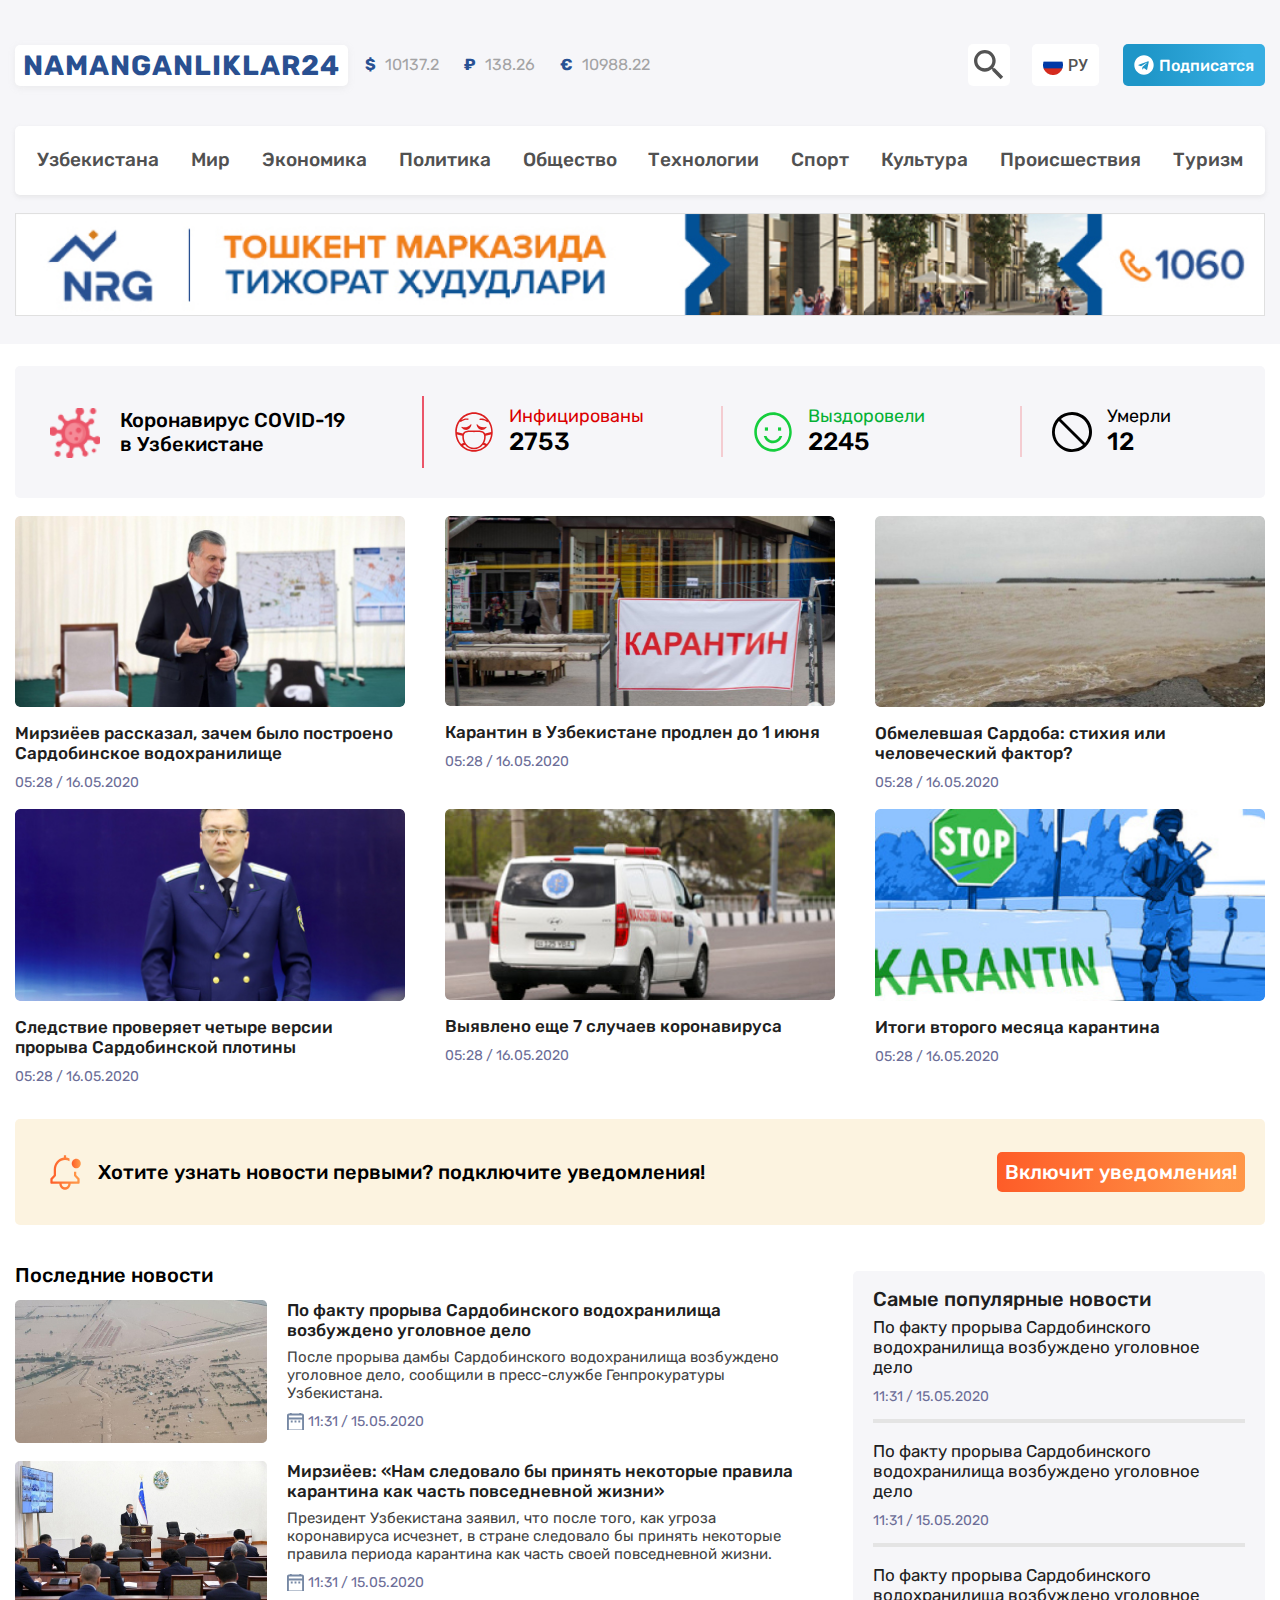
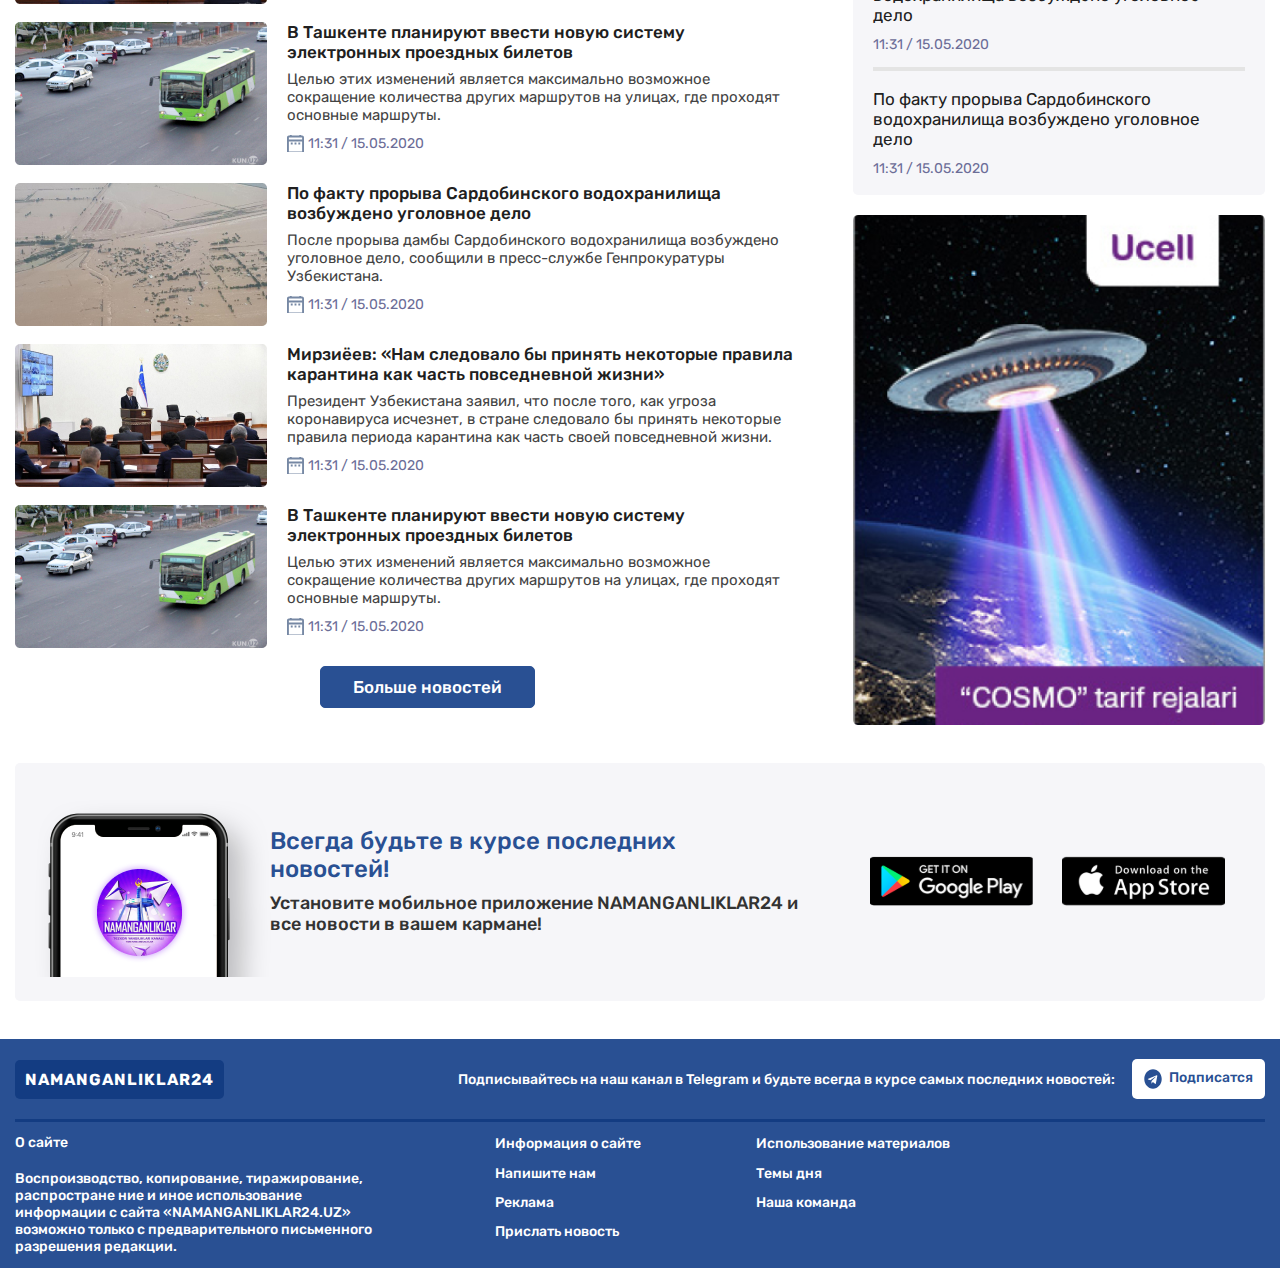
<file: index.html>
<!DOCTYPE html>
<html lang="en">
<head>
    <meta charset="UTF-8">
    <meta name="viewport" content="width=device-width, initial-scale=1.0">
    <title>Namanganliklar 24</title>
    <link rel="stylesheet" href="styles/normalize.css">
    <link rel="stylesheet" href="styles/styles.css">
    <link rel="preconnect" href="https://fonts.gstatic.com">
    <link href="https://fonts.googleapis.com/css2?family=Roboto:wght@500&family=Rubik:wght@400;500;700&display=swap" rel="stylesheet">
</head>
<body>
    <header class="site-header">
        <div class="container">
            <div class="top-header">
                <a class="site-logo" href="index.html">Namanganliklar24</a>
                <div class="currencies">
                    <div class="currency">
                        <span>$</span>
                        <span>10137.2</span>
                    </div>
                    <div class="currency">
                        <span>₽</span>
                        <span>138.26</span>
                    </div>
                    <div class="currency">
                        <span>€</span>
                        <span>10988.22</span>
                    </div>
                </div>
                <form action="#" method="GET" class="search">
                    <input class="magnifier" type="search">
                </form>
                <div class="languages">
                    <img src="img/ru.png" alt="russian">
                    <p>РУ</p>
                    <ul class="languages-list">
                        <li class="languages-item">
                            <img src="img/uz.png" alt="uzbek-flag">
                            <p>UZ</p>
                        </li>
                        <li class="languages-item">
                            <img src="img/en.png" alt="english-flag" width="20px">
                            <p>EN</p>
                        </li>
                    </ul>
                </div>
                <a href="#" class="join-telegram">
                    <img src="img/telegram.svg" alt="telegram-icon">
                    <p>Подписатся</p>
                </a>
            </div>
            <nav class="sitenav">
                <ul class="sitenav-list">                                        
                    <li class="sitenav-item"><a href="article.html" class="sitenav-link">Узбекистана</a></li>
                    <li class="sitenav-item"><a href="#" class="sitenav-link">Мир</a></li>
                    <li class="sitenav-item"><a href="#" class="sitenav-link">Экономика</a></li>
                    <li class="sitenav-item"><a href="list.html" class="sitenav-link">Политика</a></li>
                    <li class="sitenav-item"><a href="contact.html" class="sitenav-link">Общество</a></li>
                    <li class="sitenav-item"><a href="#" class="sitenav-link">Технологии</a></li>
                    <li class="sitenav-item"><a href="#" class="sitenav-link">Спорт</a></li>
                    <li class="sitenav-item"><a href="#" class="sitenav-link">Культура</a></li>
                    <li class="sitenav-item"><a href="#" class="sitenav-link">Происшествия</a></li>
                    <li class="sitenav-item"><a href="#" class="sitenav-link">Туризм</a></li>
                </ul>
            </nav>
            <aside class="advert">
                <img src="img/advert.jpg" alt="advert">
            </aside>
        </div>
    </header>

    <div class="container">
        <main class="site-main">
            <section class="coronavirus">
                <ul class="coronavirus-list">
                    <li class="coronavirus-item">
                        <p>Коронавирус COVID-19 в Узбекистане</p>
                    </li>
                    <li class="coronavirus-item">
                        <p>
                            <span>Инфицированы</span>
                            <span>2753</span>
                        </p>
                    </li>
                    <li class="coronavirus-item">
                        <p>
                            <span>Выздоровели</span>
                            <span>2245</span>
                        </p>
                    </li>
                    <li class="coronavirus-item">
                        <p>
                            <span>Умерли</span>
                            <span>12</span>
                        </p>
                    </li>
                </ul>
            </section>
            <section class="news">
                <ul class="news-list">
                    <li class="news-item">
                        <a href="#" class="news-link">
                            <img src="img/news1.jpg" alt="news-picture">
                            <p>Мирзиёев рассказал, зачем было построено Сардобинское водохранилище</p>
                            <time>05:28 / 16.05.2020</time>
                        </a>
                    </li>
                    <li class="news-item">
                        <a href="#" class="news-link">
                            <img src="img/news2.jpg" alt="news-picture">
                            <p>Карантин в Узбекистане продлен до 1 июня</p>
                            <time>05:28 / 16.05.2020</time>
                        </a>
                    </li>
                    <li class="news-item">
                        <a href="#" class="news-link">
                            <img src="img/news3.jpg" alt="news-picture">
                            <p>Обмелевшая Сардоба: стихия или человеческий фактор?</p>
                            <time>05:28 / 16.05.2020</time>
                        </a>
                    </li>
                    <li class="news-item">
                        <a href="#" class="news-link">
                            <img src="img/news4.jpg" alt="news-picture">
                            <p>Следствие проверяет четыре версии прорыва Сардобинской плотины</p>
                            <time>05:28 / 16.05.2020</time>
                        </a>
                    </li>
                    <li class="news-item">
                        <a href="#" class="news-link">
                            <img src="img/news5.jpg" alt="news-picture">
                            <p>Выявлено еще 7 случаев коронавируса</p>
                            <time>05:28 / 16.05.2020</time>
                        </a>
                    </li>
                    <li class="news-item">
                        <a href="#" class="news-link">
                            <img src="img/news6.jpg" alt="news-picture">
                            <p>Итоги второго месяца карантина</p>
                            <time>05:28 / 16.05.2020</time>
                        </a>
                    </li>
                </ul>
            </section>
            <section class="notification-wrapper">
                <p class="notification-content">Хотите узнать новости первыми? подключите уведомления!</p>
                <button class="notification-btn">Включит  уведомления!</button>
            </section>
            <section class="main-news">
                <div class="left-side">
                    <h2 class="left-side-header">Последние новости</h2>
                    <ul class="main-news-list">
                        <li class="main-news-item">
                            <a href="#" class="main-news-link">
                                <img src="img/news-picture-1.jpg" alt="news-picture" width="252px" height="143px">
                                <div class="news-content">
                                    <h3>По факту прорыва Сардобинского водохранилища возбуждено уголовное дело</h3>
                                    <p>После прорыва дамбы Сардобинского водохранилища возбуждено уголовное дело, сообщили в пресс-службе Генпрокуратуры Узбекистана.</p>
                                    <time>11:31 / 15.05.2020</time>
                                </div>
                            </a>
                        </li>
                        <li class="main-news-item">
                            <a href="#" class="main-news-link">
                                <img src="img/news-picture-2.jpg" alt="news-picture" width="252px" height="143px">
                                <div class="news-content">
                                    <h3>Мирзиёев: «Нам следовало бы принять некоторые правила карантина как часть повседневной жизни»</h3>
                                    <p>Президент Узбекистана заявил, что после того, как угроза коронавируса исчезнет, в стране следовало бы принять некоторые правила периода карантина как часть своей повседневной жизни.</p>
                                    <time>11:31 / 15.05.2020</time>
                                </div>
                            </a>
                        </li>
                        <li class="main-news-item">
                            <a href="#" class="main-news-link">
                                <img src="img/news-picture-3.jpg" alt="news-picture" width="252px" height="143px">
                                <div class="news-content">
                                    <h3>В Ташкенте планируют ввести новую систему электронных проездных билетов</h3>
                                    <p>Целью этих изменений является максимально возможное сокращение количества других маршрутов на улицах, где проходят основные маршруты.</p>
                                    <time>11:31 / 15.05.2020</time>
                                </div>
                            </a>
                        </li>
                        <li class="main-news-item">
                            <a href="#" class="main-news-link">
                                <img src="img/news-picture-1.jpg" alt="news-picture" width="252px" height="143px">
                                <div class="news-content">
                                    <h3>По факту прорыва Сардобинского водохранилища возбуждено уголовное дело</h3>
                                    <p>После прорыва дамбы Сардобинского водохранилища возбуждено уголовное дело, сообщили в пресс-службе Генпрокуратуры Узбекистана.
                                    </p>
                                    <time>11:31 / 15.05.2020</time>
                                </div>
                            </a>
                        </li>
                        <li class="main-news-item">
                            <a href="#" class="main-news-link">
                                <img src="img/news-picture-2.jpg" alt="news-picture" width="252px" height="143px">
                                <div class="news-content">
                                    <h3>Мирзиёев: «Нам следовало бы принять некоторые правила карантина как часть повседневной жизни»</h3>
                                    <p>Президент Узбекистана заявил, что после того, как угроза коронавируса исчезнет, в стране следовало бы принять некоторые правила периода карантина как часть своей повседневной жизни.</p>
                                    <time>11:31 / 15.05.2020</time>
                                </div>
                            </a>
                        </li>
                        <li class="main-news-item">
                            <a href="#" class="main-news-link">
                                <img src="img/news-picture-3.jpg" alt="news-picture" width="252px" height="143px">
                                <spdivn class="news-content">
                                    <h3>В Ташкенте планируют ввести новую систему электронных проездных билетов</h3>
                                    <p>Целью этих изменений является максимально возможное сокращение количества других маршрутов на улицах, где проходят основные маршруты.</p>
                                    <time>11:31 / 15.05.2020</time>
                                </spdivn>
                            </a>
                        </li>
                    </ul>
                    <a class="left-side-btn" href="#">Больше новостей</a>
                </div>
                <div class="right-side">
                    <div class="right-side-content">
                        <h2 class="right-side-header">Cамые популярные новости</h2>
                        <ul class="right-side-list">
                            <li class="right-side-item">
                                <a href="#" class="right-side-link">
                                    <p>По факту прорыва Сардобинского водохранилища возбуждено уголовное дело</p>
                                </a>
                                <time>11:31 / 15.05.2020</time>
                            </li>
                            <li class="right-side-item">
                                <a href="#" class="right-side-link">
                                    <p>По факту прорыва Сардобинского водохранилища возбуждено уголовное дело</p>
                                </a>
                                <time>11:31 / 15.05.2020</time>
                            </li>
                            <li class="right-side-item">
                                <a href="#" class="right-side-link">
                                    <p>По факту прорыва Сардобинского водохранилища возбуждено уголовное дело</p>
                                </a>
                                <time>11:31 / 15.05.2020</time>
                            </li>
                            <li class="right-side-item">
                                <a href="#" class="right-side-link">
                                    <p>По факту прорыва Сардобинского водохранилища возбуждено уголовное дело</p>
                                </a>
                                <time>11:31 / 15.05.2020</time>
                            </li>
                        </ul>
                    </div>
                    <img src="img/advert-picture.jpg" alt="advert-picture" width="386px">
                </div>
            </section>
            <section class="download">
                <div class="download-wrapper">
                    <div class="download-content">
                        <h4>Всегда будьте в курсе последних новостей!</h4>
                        <p>Установите мобильное приложение NAMANGANLIKLAR24 и все новости в вашем кармане!</p>
                    </div>
                    <div class="download-app">
                        <a href="#">
                            <img src="img/googleplay.svg" alt="googleplaystore" width="163px" height="50px">
                        </a>
                        <a href="#">
                            <img src="img/appstore.svg" alt="appstore" width="163px" height="50px">
                        </a>
                    </div>
                </div>
            </section>
        </main>
    </div>

    <footer class="footer">
        <div class="site-footer container">
            <div class="top-site-footer">
                <a href="index.html" class="footer-heading">Namanganliklar24</a>
                <p>Подписывайтесь на наш канал в Telegram и будьте всегда в курсе самых последних новостей:</p>
                <a class="footer-tg" href="#">
                    <img src="img/footer-tg.svg" alt="telegram-icon">
                    <p>Подписатся</p>
                </a>
            </div>
            <div class="main-footer">
                <div class="about-site">
                    <p>О сайте</p>
                    <br>
                    <p>Воспроизводство, копирование, тиражирование, распростране ние и иное использование информации с сайта «NAMANGANLIKLAR24.UZ» возможно только с предварительного письменного разрешения редакции.</p>  
                </div>
                <ul class="footer-list">
                    <li class="footer-item"><a href="" class="footer-link">Информация о сайте</a></li>
                    <li class="footer-item"><a href="#" class="footer-link">Напишите нам </a></li>
                    <li class="footer-item"><a href="#" class="footer-link">Реклама</a></li>
                    <li class="footer-item"><a href="#" class="footer-link">Прислать новость</a></li>
                    <li class="footer-item"><a href="#" class="footer-link">Использование материалов</a></li>
                    <li class="footer-item"><a href="#" class="footer-link">Темы дня</a></li>
                    <li class="footer-item"><a href="#" class="footer-link">Наша команда</a></li>
                </ul>
            </div>
        </div>
    </footer>
</body>
</html>
</file>
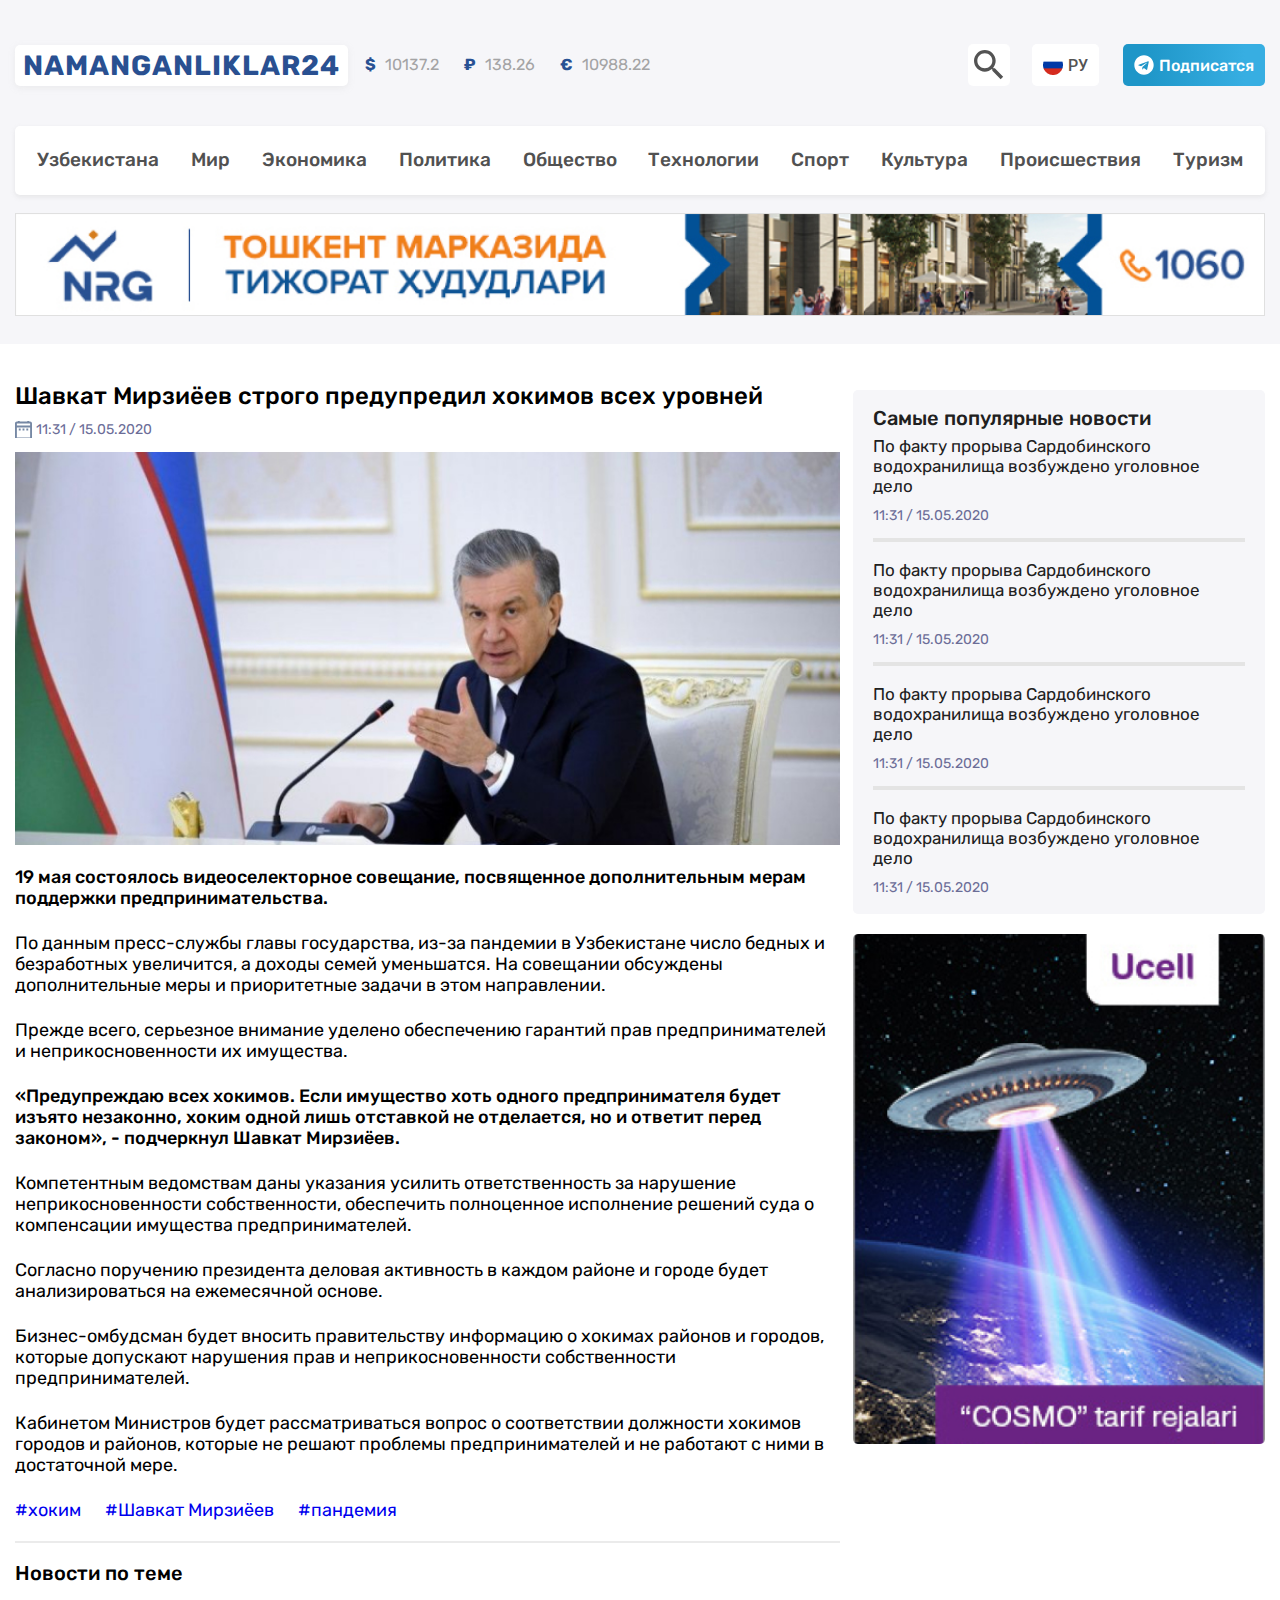
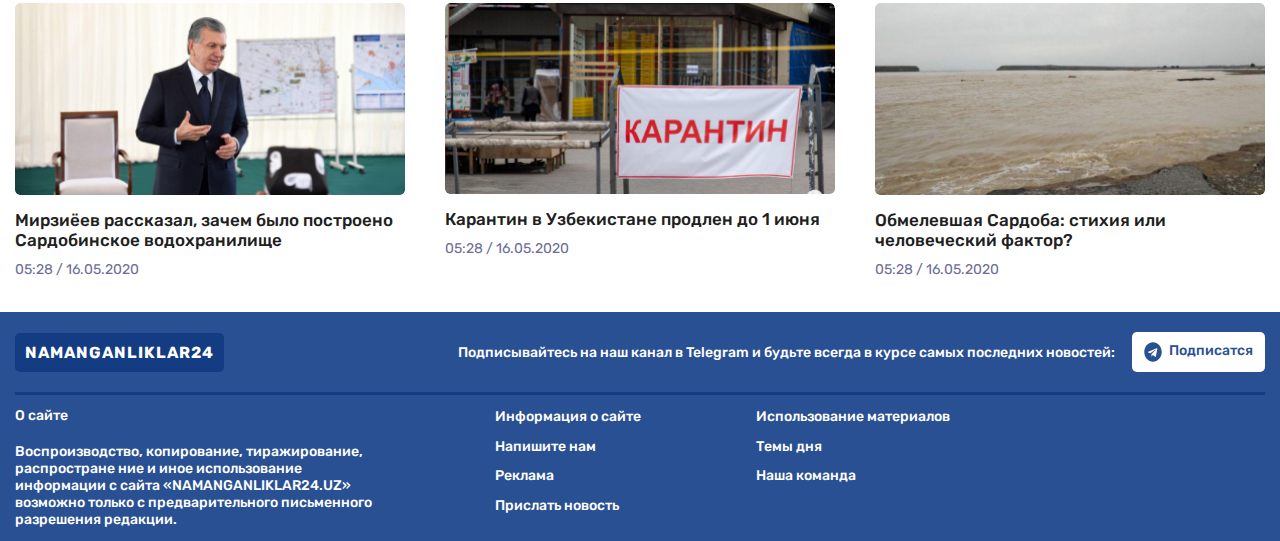
<file: article.html>
<!DOCTYPE html>
<html lang="en">
<head>
    <meta charset="UTF-8">
    <meta name="viewport" content="width=device-width, initial-scale=1.0">
    <title>Namanganliklar 24</title>
    <link rel="stylesheet" href="styles/normalize.css">
    <link rel="stylesheet" href="styles/styles.css">
    <link rel="stylesheet" href="styles/article.css">
    <link rel="preconnect" href="https://fonts.gstatic.com">
    <link href="https://fonts.googleapis.com/css2?family=Roboto:wght@500&family=Rubik:wght@400;500;700&display=swap" rel="stylesheet">
</head>
<body>
    <header class="site-header">
        <div class="container">
            <div class="top-header">
                <a class="site-logo" href="index.html">Namanganliklar24</a>
                <div class="currencies">
                    <div class="currency">
                        <span>$</span>
                        <span>10137.2</span>
                    </div>
                    <div class="currency">
                        <span>₽</span>
                        <span>138.26</span>
                    </div>
                    <div class="currency">
                        <span>€</span>
                        <span>10988.22</span>
                    </div>
                </div>
                <form action="#" method="GET" class="search">
                    <input class="magnifier" type="search">
                </form>
                <div class="languages">
                    <img src="img/ru.png" alt="russian">
                    <p>РУ</p>
                    <ul class="languages-list">
                        <li class="languages-item">
                            <img src="img/uz.png" alt="uzbek-flag">
                            <p>UZ</p>
                        </li>
                        <li class="languages-item">
                            <img src="img/en.png" alt="english-flag" width="20px">
                            <p>EN</p>
                        </li>
                    </ul>
                </div>
                <a href="#" class="join-telegram">
                    <img src="img/telegram.svg" alt="telegram-icon">
                    <p>Подписатся</p>
                </a>
            </div>
            <nav class="sitenav">
                <ul class="sitenav-list">                                        
                    <li class="sitenav-item"><a href="article.html" class="sitenav-link">Узбекистана</a></li>
                    <li class="sitenav-item"><a href="#" class="sitenav-link">Мир</a></li>
                    <li class="sitenav-item"><a href="#" class="sitenav-link">Экономика</a></li>
                    <li class="sitenav-item"><a href="list.html" class="sitenav-link">Политика</a></li>
                    <li class="sitenav-item"><a href="contact.html" class="sitenav-link">Общество</a></li>
                    <li class="sitenav-item"><a href="#" class="sitenav-link">Технологии</a></li>
                    <li class="sitenav-item"><a href="#" class="sitenav-link">Спорт</a></li>
                    <li class="sitenav-item"><a href="#" class="sitenav-link">Культура</a></li>
                    <li class="sitenav-item"><a href="#" class="sitenav-link">Происшествия</a></li>
                    <li class="sitenav-item"><a href="#" class="sitenav-link">Туризм</a></li>
                </ul>
            </nav>
            <aside class="advert">
                <img src="img/advert.jpg" alt="advert">
            </aside>
        </div>
    </header>

    <main class="site-main container">
        <section class="main-news">
            <div class="left-side">
                <h2 class="left-side-header">Шавкат Мирзиёев строго предупредил хокимов всех уровней</h2>
                <time>11:31 / 15.05.2020</time>
                <img src="img/president.jpg" alt="prsident-img" width="794px">
                <div class="left-side-content">
                    <p> 19 мая состоялось видеоселекторное совещание, посвященное дополнительным мерам поддержки предпринимательства.</p>
                    <p>По данным пресс-службы главы государства, из-за пандемии в Узбекистане число бедных и безработных увеличится, а доходы семей уменьшатся. На совещании обсуждены дополнительные меры и приоритетные задачи в этом направлении.</p>
                    <p>Прежде всего, серьезное внимание уделено обеспечению гарантий прав предпринимателей и неприкосновенности их имущества.</p>
                    <p>«Предупреждаю всех хокимов. Если имущество хоть одного предпринимателя будет изъято незаконно, хоким одной лишь отставкой не отделается, но и ответит перед законом», - подчеркнул Шавкат Мирзиёев.</p>
                    <p>Компетентным ведомствам даны указания усилить ответственность за нарушение неприкосновенности собственности, обеспечить полноценное исполнение решений суда о компенсации имущества предпринимателей.</p>
                    <p>Согласно поручению президента деловая активность в каждом районе и городе будет анализироваться на ежемесячной основе.</p>
                    <p>Бизнес-омбудсман будет вносить правительству информацию о хокимах районов и городов, которые допускают нарушения прав и неприкосновенности собственности предпринимателей.</p>
                    <p>Кабинетом Министров будет рассматриваться вопрос о соответствии должности хокимов городов и районов, которые не решают проблемы предпринимателей и не работают с ними в достаточной мере.</p>
                </div>
                <div class="heshteg">
                    <a href="#">#хоким</a>
                    <a href="#">#Шавкат Мирзиёев</a>
                    <a href="#">#пандемия</a>
                </div>
            </div>
            <div class="right-side">
                <div class="right-side-content">
                    <h2 class="right-side-header">Cамые популярные новости</h2>
                    <ul class="right-side-list">
                        <li class="right-side-item">
                            <a href="#" class="right-side-link">
                                <p>По факту прорыва Сардобинского водохранилища возбуждено уголовное дело</p>
                            </a>
                            <time>11:31 / 15.05.2020</time>
                        </li>
                        <li class="right-side-item">
                            <a href="#" class="right-side-link">
                                <p>По факту прорыва Сардобинского водохранилища возбуждено уголовное дело</p>
                            </a>
                            <time>11:31 / 15.05.2020</time>
                        </li>
                        <li class="right-side-item">
                            <a href="#" class="right-side-link">
                                <p>По факту прорыва Сардобинского водохранилища возбуждено уголовное дело</p>
                            </a>
                            <time>11:31 / 15.05.2020</time>
                        </li>
                        <li class="right-side-item">
                            <a href="#" class="right-side-link">
                                <p>По факту прорыва Сардобинского водохранилища возбуждено уголовное дело</p>
                            </a>
                            <time>11:31 / 15.05.2020</time>
                        </li>
                    </ul>
                </div>
                <img src="img/advert-picture.jpg" alt="advert-picture" width="386px">
            </div>
        </section>
        <h3 class="main-last-heading">Новости по теме</h3>
        <section class="news">
            <ul class="news-list">
                <li class="news-item">
                    <a href="#" class="news-link">
                        <img src="img/news1.jpg" alt="news-picture">
                        <p>Мирзиёев рассказал, зачем было построено Сардобинское водохранилище</p>
                        <time>05:28 / 16.05.2020</time>
                    </a>
                </li>
                <li class="news-item">
                    <a href="#" class="news-link">
                        <img src="img/news2.jpg" alt="news-picture">
                        <p>Карантин в Узбекистане продлен до 1 июня</p>
                        <time>05:28 / 16.05.2020</time>
                    </a>
                </li>
                <li class="news-item">
                    <a href="#" class="news-link">
                        <img src="img/news3.jpg" alt="news-picture">
                        <p>Обмелевшая Сардоба: стихия или человеческий фактор?</p>
                        <time>05:28 / 16.05.2020</time>
                    </a>
                </li>
            </ul>
        </section>
    </main>

    <footer class="footer">
        <div class="site-footer container">
            <div class="top-site-footer">
                <a href="index.html" class="footer-heading">Namanganliklar24</a>
                <p>Подписывайтесь на наш канал в Telegram и будьте всегда в курсе самых последних новостей:</p>
                <a class="footer-tg" href="#">
                    <img src="img/footer-tg.svg" alt="telegram-icon">
                    <p>Подписатся</p>
                </a>
            </div>
            <div class="main-footer">
                <div class="about-site">
                    <p>О сайте</p>
                    <br>
                    <p>Воспроизводство, копирование, тиражирование, распростране ние и иное использование информации с сайта «NAMANGANLIKLAR24.UZ» возможно только с предварительного письменного разрешения редакции.</p>  
                </div>
                <ul class="footer-list">
                    <li class="footer-item"><a href="#" class="footer-link">Информация о сайте</a></li>
                    <li class="footer-item"><a href="#" class="footer-link">Напишите нам </a></li>
                    <li class="footer-item"><a href="#" class="footer-link">Реклама</a></li>
                    <li class="footer-item"><a href="#" class="footer-link">Прислать новость</a></li>
                    <li class="footer-item"><a href="#" class="footer-link">Использование материалов</a></li>
                    <li class="footer-item"><a href="#" class="footer-link">Темы дня</a></li>
                    <li class="footer-item"><a href="#" class="footer-link">Наша команда</a></li>
                </ul>
            </div>
        </div>
    </footer>
</body>
</html>
</file>
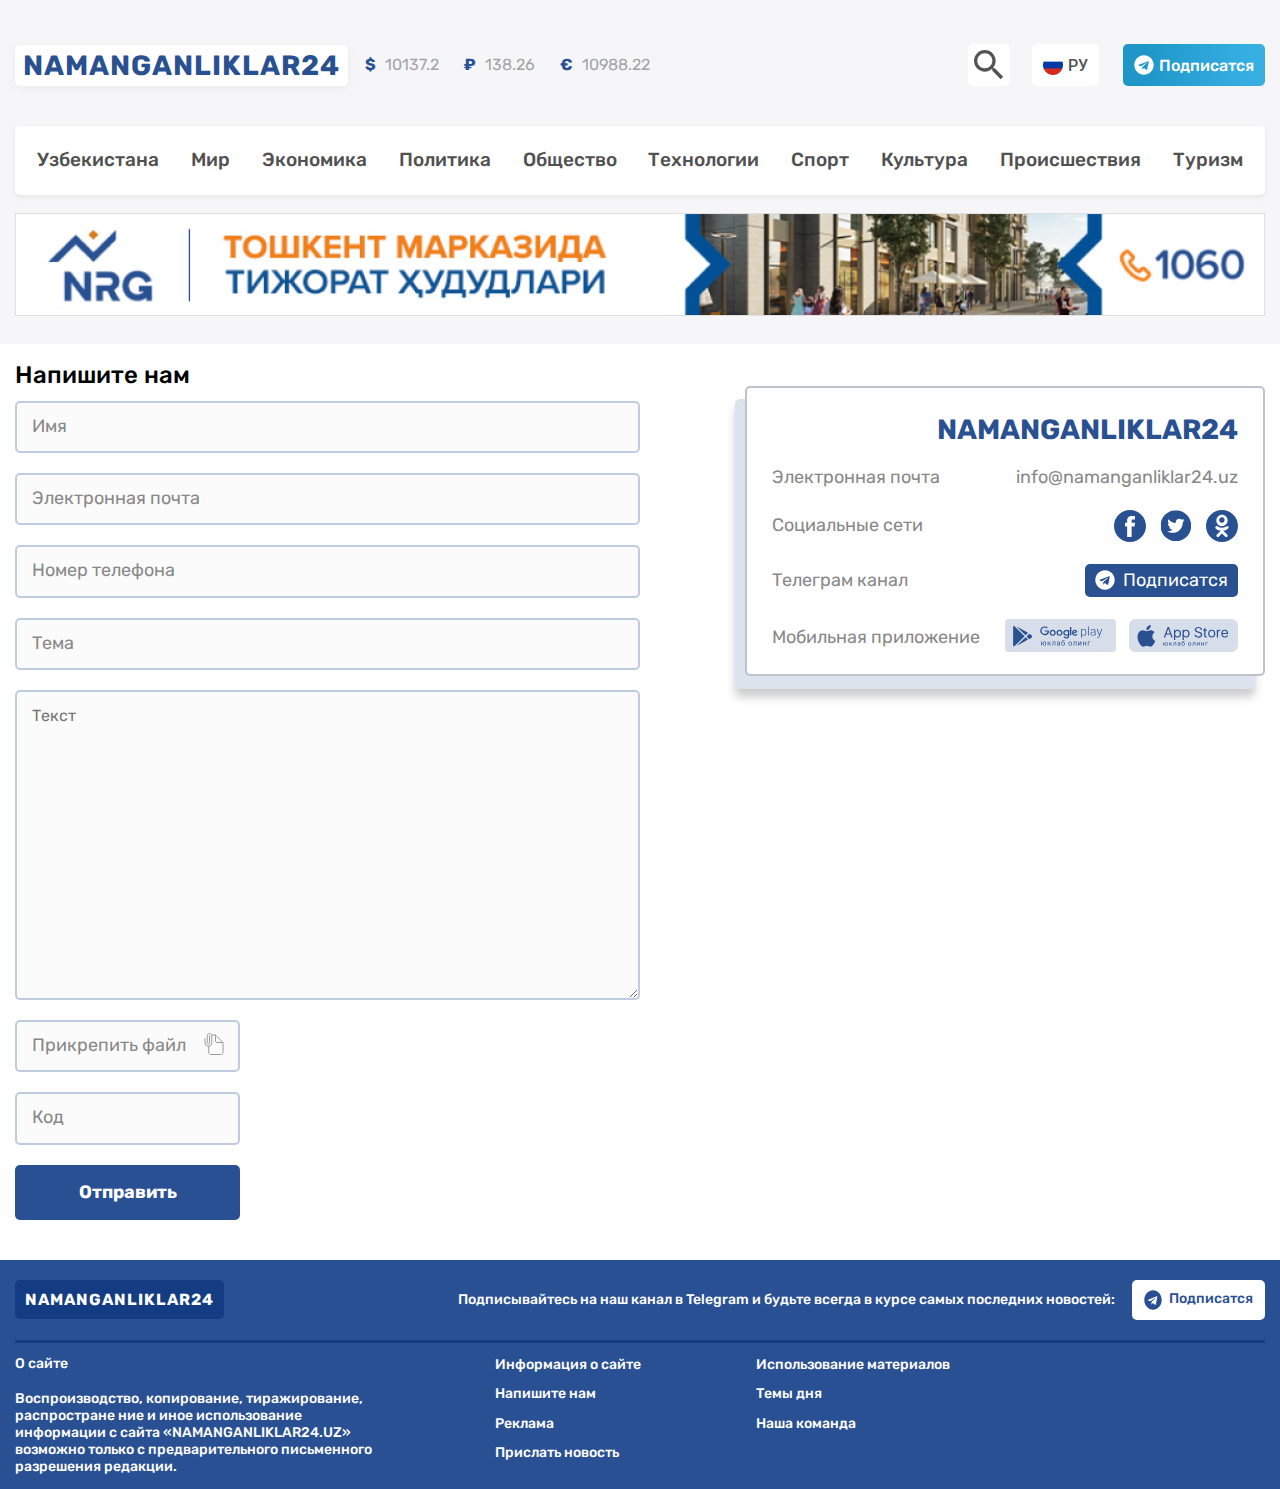
<file: contact.html>
<!DOCTYPE html>
<html lang="en">
<head>
    <meta charset="UTF-8">
    <meta name="viewport" content="width=device-width, initial-scale=1.0">
    <title>Namanganliklar 24</title>
    <link rel="stylesheet" href="styles/normalize.css">
    <link rel="stylesheet" href="styles/styles.css">
    <link rel="stylesheet" href="styles/contact.css">
    <link rel="preconnect" href="https://fonts.gstatic.com">
    <link href="https://fonts.googleapis.com/css2?family=Roboto:wght@500&family=Rubik:wght@400;500;700&display=swap" rel="stylesheet">
</head>
<body>
    <header class="site-header">
        <div class="container">
            <div class="top-header">
                <a class="site-logo" href="index.html">Namanganliklar24</a>
                <div class="currencies">
                    <div class="currency">
                        <span>$</span>
                        <span>10137.2</span>
                    </div>
                    <div class="currency">
                        <span>₽</span>
                        <span>138.26</span>
                    </div>
                    <div class="currency">
                        <span>€</span>
                        <span>10988.22</span>
                    </div>
                </div>
                <form action="#" method="GET" class="search">
                    <input class="magnifier" type="search">
                </form>
                <div class="languages">
                    <img src="img/ru.png" alt="russian">
                    <p>РУ</p>
                    <ul class="languages-list">
                        <li class="languages-item">
                            <img src="img/uz.png" alt="uzbek-flag">
                            <p>UZ</p>
                        </li>
                        <li class="languages-item">
                            <img src="img/en.png" alt="english-flag" width="20px">
                            <p>EN</p>
                        </li>
                    </ul>
                </div>
                <a href="#" class="join-telegram">
                    <img src="img/telegram.svg" alt="telegram-icon">
                    <p>Подписатся</p>
                </a>
            </div>
            <nav class="sitenav">
                <ul class="sitenav-list">                                        
                    <li class="sitenav-item"><a href="article.html" class="sitenav-link">Узбекистана</a></li>
                    <li class="sitenav-item"><a href="#" class="sitenav-link">Мир</a></li>
                    <li class="sitenav-item"><a href="#" class="sitenav-link">Экономика</a></li>
                    <li class="sitenav-item"><a href="list.html" class="sitenav-link">Политика</a></li>
                    <li class="sitenav-item"><a href="contact.html" class="sitenav-link">Общество</a></li>
                    <li class="sitenav-item"><a href="#" class="sitenav-link">Технологии</a></li>
                    <li class="sitenav-item"><a href="#" class="sitenav-link">Спорт</a></li>
                    <li class="sitenav-item"><a href="#" class="sitenav-link">Культура</a></li>
                    <li class="sitenav-item"><a href="#" class="sitenav-link">Происшествия</a></li>
                    <li class="sitenav-item"><a href="#" class="sitenav-link">Туризм</a></li>
                </ul>
            </nav>
            <aside class="advert">
                <img src="img/advert.jpg" alt="advert">
            </aside>
        </div>
    </header>

    <main class="site-main container">
        <div class="form-wrapper">
            <form class="main-form" action="#" method="GET">
                <h3 class="form-header">Напишите нам</h3>
                <input type="text" name="first-name" placeholder="Имя">
                <input type="email" name="email" placeholder="Электронная почта" required>
                <input type="tel" name="tel" placeholder="Номер телефона" pattern="[0-9]{3}-[0-9]{2}-[0-9]{3}" required>
                <input type="text" name="theme" placeholder="Тема">
                <textarea name="textarea" cols="30" rows="10" placeholder="Текст"></textarea>
                <label>
                    <input class="file" type="text" name="file" placeholder="Прикрепить файл">
                    <span class="file-upload">
                        <img src="img/file-upload.svg" alt="file" width="24px">
                    </span>
                </label>
                <input type="password" name="password" placeholder="Код">
                <input type="submit" name="submit" value="Отправить">
            </form>
        </div>
        <div class="info-wrapper" id="info-wrapper">
            <h3 class="info-heading">NAMANGANLIKLAR24</h3>
            <ul class="info-list">
                <li class="info-item">
                    <p>Электронная почта</p>
                    <a href="mailto: info@namanganliklar24.uz">info@namanganliklar24.uz</a>
                </li>
                <li class="info-item">
                    <p>Социальные сети</p>
                    <div class="link-wrapper">
                        <a href="#"><img src="img/facebook.svg" alt="social-websites-icon" width="32" height="32"></a>
                        <a href="#"><img src="img/twitter.svg" alt="social-websites-icon" width="32" height="32"></a>
                        <a href="#"><img src="img/odnoklasnik.svg" alt="social-websites-icon" width="32" height="32"></a>
                    </div>
                </li>
                <li class="info-item">
                    <p>Телеграм канал</p>
                    <a href="#">
                        <img src="img/telegram.svg" alt="tg-icon">
                        <p>Подписатся</p>
                    </a>
                </li>
                <li class="info-item">
                    <p>Мобильная приложение</p>
                    <div class="link-wrapper">
                        <a href="#"><img src="img/playstore1.svg" alt="app-store-icon"></a>
                        <a href="#"><img src="img/appstore1.svg" alt="app-store-icon"></a>
                    </div>
                </li>
            </ul>
            <div class="background"></div>
        </div>
    </main>

    <footer class="footer">
        <div class="site-footer container">
            <div class="top-site-footer">
                <a href="index.html" class="footer-heading">Namanganliklar24</a>
                <p>Подписывайтесь на наш канал в Telegram и будьте всегда в курсе самых последних новостей:</p>
                <a class="footer-tg" href="#">
                    <img src="img/footer-tg.svg" alt="telegram-icon">
                    <p>Подписатся</p>
                </a>
            </div>
            <div class="main-footer">
                <div class="about-site">
                    <p>О сайте</p>
                    <br>
                    <p>Воспроизводство, копирование, тиражирование, распростране ние и иное использование информации с сайта «NAMANGANLIKLAR24.UZ» возможно только с предварительного письменного разрешения редакции.</p>  
                </div>
                <ul class="footer-list">
                    <li class="footer-item"><a href="#" class="footer-link">Информация о сайте</a></li>
                    <li class="footer-item"><a href="#" class="footer-link">Напишите нам </a></li>
                    <li class="footer-item"><a href="#" class="footer-link">Реклама</a></li>
                    <li class="footer-item"><a href="#" class="footer-link">Прислать новость</a></li>
                    <li class="footer-item"><a href="#" class="footer-link">Использование материалов</a></li>
                    <li class="footer-item"><a href="#" class="footer-link">Темы дня</a></li>
                    <li class="footer-item"><a href="#" class="footer-link">Наша команда</a></li>
                </ul>
            </div>
        </div>
    </footer>
</body>
</html>
</file>
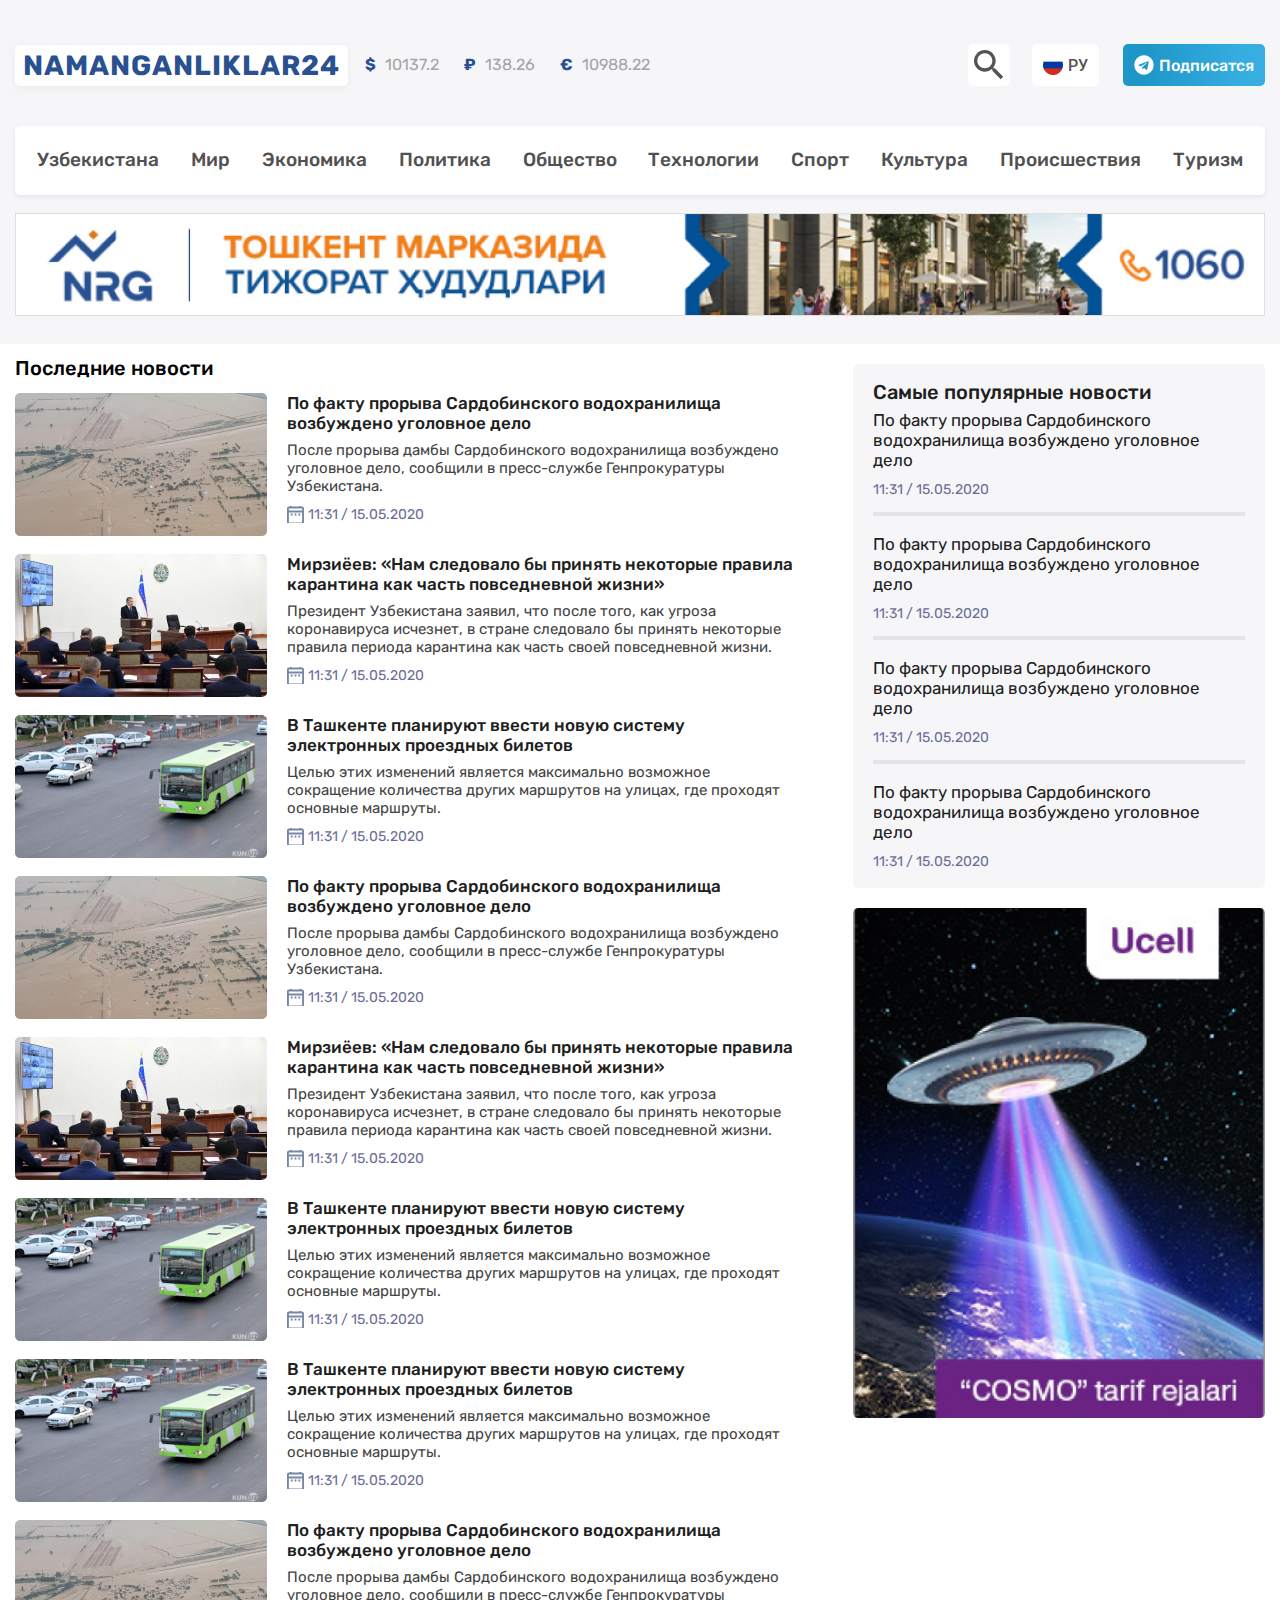
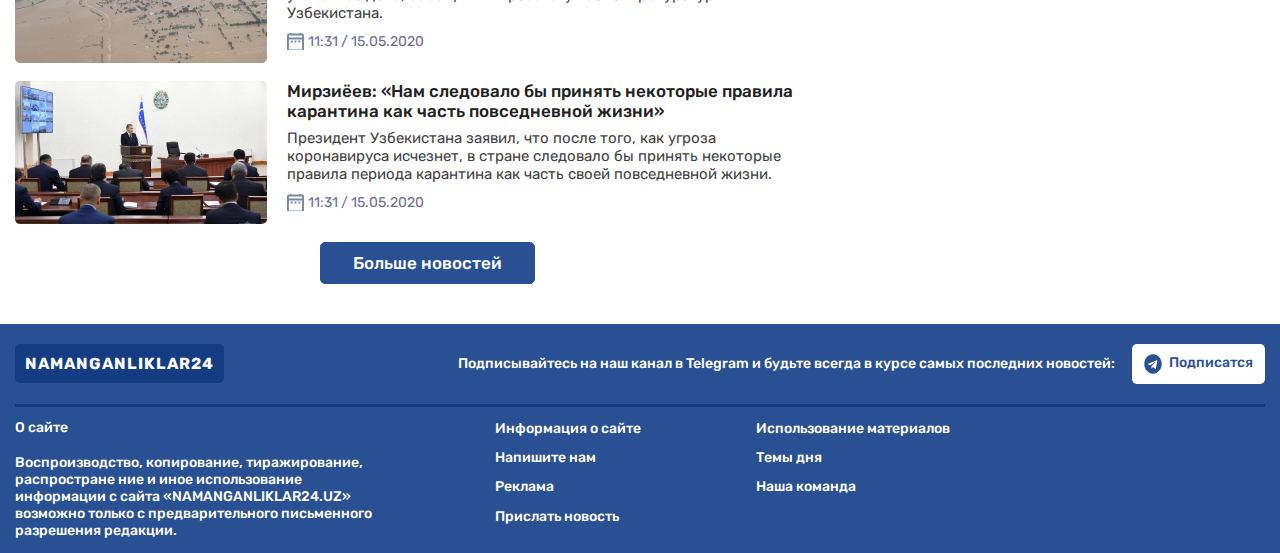
<file: list.html>
<!DOCTYPE html>
<html lang="en">
<head>
    <meta charset="UTF-8">
    <meta name="viewport" content="width=device-width, initial-scale=1.0">
    <title>Namanganliklar 24</title>
    <link rel="stylesheet" href="styles/normalize.css">
    <link rel="stylesheet" href="styles/styles.css">
    <link rel="stylesheet" href="styles/list.css">
    <link rel="preconnect" href="https://fonts.gstatic.com">
    <link href="https://fonts.googleapis.com/css2?family=Roboto:wght@500&family=Rubik:wght@400;500;700&display=swap" rel="stylesheet">
</head>
<body>
    <header class="site-header">
        <div class="container">
            <div class="top-header">
                <a class="site-logo" href="index.html">Namanganliklar24</a>
                <div class="currencies">
                    <div class="currency">
                        <span>$</span>
                        <span>10137.2</span>
                    </div>
                    <div class="currency">
                        <span>₽</span>
                        <span>138.26</span>
                    </div>
                    <div class="currency">
                        <span>€</span>
                        <span>10988.22</span>
                    </div>
                </div>
                <form action="#" method="GET" class="search">
                    <input class="magnifier" type="search">
                </form>
                <div class="languages">
                    <img src="img/ru.png" alt="russian">
                    <p>РУ</p>
                    <ul class="languages-list">
                        <li class="languages-item">
                            <img src="img/uz.png" alt="uzbek-flag">
                            <p>UZ</p>
                        </li>
                        <li class="languages-item">
                            <img src="img/en.png" alt="english-flag" width="20px">
                            <p>EN</p>
                        </li>
                    </ul>
                </div>
                <a href="#" class="join-telegram">
                    <img src="img/telegram.svg" alt="telegram-icon">
                    <p>Подписатся</p>
                </a>
            </div>
            <nav class="sitenav">
                <ul class="sitenav-list">                                        
                    <li class="sitenav-item"><a href="article.html" class="sitenav-link">Узбекистана</a></li>
                    <li class="sitenav-item"><a href="#" class="sitenav-link">Мир</a></li>
                    <li class="sitenav-item"><a href="#" class="sitenav-link">Экономика</a></li>
                    <li class="sitenav-item"><a href="list.html" class="sitenav-link">Политика</a></li>
                    <li class="sitenav-item"><a href="contact.html" class="sitenav-link">Общество</a></li>
                    <li class="sitenav-item"><a href="#" class="sitenav-link">Технологии</a></li>
                    <li class="sitenav-item"><a href="#" class="sitenav-link">Спорт</a></li>
                    <li class="sitenav-item"><a href="#" class="sitenav-link">Культура</a></li>
                    <li class="sitenav-item"><a href="#" class="sitenav-link">Происшествия</a></li>
                    <li class="sitenav-item"><a href="#" class="sitenav-link">Туризм</a></li>
                </ul>
            </nav>
            <aside class="advert">
                <img src="img/advert.jpg" alt="advert">
            </aside>
        </div>
    </header>

    <main class="site-main container">
        <section class="main-news">
            <div class="left-side">
                <h2 class="left-side-header">Последние новости</h2>
                <ul class="main-news-list">
                    <li class="main-news-item">
                        <a href="#" class="main-news-link">
                            <img src="img/news-picture-1.jpg" alt="news-picture" width="252px" height="143px">
                            <div class="news-content">
                                <h3>По факту прорыва Сардобинского водохранилища возбуждено уголовное дело</h3>
                                <p>После прорыва дамбы Сардобинского водохранилища возбуждено уголовное дело, сообщили в пресс-службе Генпрокуратуры Узбекистана.</p>
                                <time>11:31 / 15.05.2020</time>
                            </div>
                        </a>
                    </li>
                    <li class="main-news-item">
                        <a href="#" class="main-news-link">
                            <img src="img/news-picture-2.jpg" alt="news-picture" width="252px" height="143px">
                            <div class="news-content">
                                <h3>Мирзиёев: «Нам следовало бы принять некоторые правила карантина как часть повседневной жизни»</h3>
                                <p>Президент Узбекистана заявил, что после того, как угроза коронавируса исчезнет, в стране следовало бы принять некоторые правила периода карантина как часть своей повседневной жизни.</p>
                                <time>11:31 / 15.05.2020</time>
                            </div>
                        </a>
                    </li>
                    <li class="main-news-item">
                        <a href="#" class="main-news-link">
                            <img src="img/news-picture-3.jpg" alt="news-picture" width="252px" height="143px">
                            <div class="news-content">
                                <h3>В Ташкенте планируют ввести новую систему электронных проездных билетов</h3>
                                <p>Целью этих изменений является максимально возможное сокращение количества других маршрутов на улицах, где проходят основные маршруты.</p>
                                <time>11:31 / 15.05.2020</time>
                            </div>
                        </a>
                    </li>
                    <li class="main-news-item">
                        <a href="#" class="main-news-link">
                            <img src="img/news-picture-1.jpg" alt="news-picture" width="252px" height="143px">
                            <div class="news-content">
                                <h3>По факту прорыва Сардобинского водохранилища возбуждено уголовное дело</h3>
                                <p>После прорыва дамбы Сардобинского водохранилища возбуждено уголовное дело, сообщили в пресс-службе Генпрокуратуры Узбекистана.
                                </p>
                                <time>11:31 / 15.05.2020</time>
                            </div>
                        </a>
                    </li>
                    <li class="main-news-item">
                        <a href="#" class="main-news-link">
                            <img src="img/news-picture-2.jpg" alt="news-picture" width="252px" height="143px">
                            <div class="news-content">
                                <h3>Мирзиёев: «Нам следовало бы принять некоторые правила карантина как часть повседневной жизни»</h3>
                                <p>Президент Узбекистана заявил, что после того, как угроза коронавируса исчезнет, в стране следовало бы принять некоторые правила периода карантина как часть своей повседневной жизни.</p>
                                <time>11:31 / 15.05.2020</time>
                            </div>
                        </a>
                    </li>
                    <li class="main-news-item">
                        <a href="#" class="main-news-link">
                            <img src="img/news-picture-3.jpg" alt="news-picture" width="252px" height="143px">
                            <spdivn class="news-content">
                                <h3>В Ташкенте планируют ввести новую систему электронных проездных билетов</h3>
                                <p>Целью этих изменений является максимально возможное сокращение количества других маршрутов на улицах, где проходят основные маршруты.</p>
                                <time>11:31 / 15.05.2020</time>
                            </spdivn>
                        </a>
                    </li>
                    <li class="main-news-item">
                        <a href="#" class="main-news-link">
                            <img src="img/news-picture-3.jpg" alt="news-picture" width="252px" height="143px">
                            <spdivn class="news-content">
                                <h3>В Ташкенте планируют ввести новую систему электронных проездных билетов</h3>
                                <p>Целью этих изменений является максимально возможное сокращение количества других маршрутов на улицах, где проходят основные маршруты.</p>
                                <time>11:31 / 15.05.2020</time>
                            </spdivn>
                        </a>
                    </li>
                    <li class="main-news-item">
                        <a href="#" class="main-news-link">
                            <img src="img/news-picture-1.jpg" alt="news-picture" width="252px" height="143px">
                            <div class="news-content">
                                <h3>По факту прорыва Сардобинского водохранилища возбуждено уголовное дело</h3>
                                <p>После прорыва дамбы Сардобинского водохранилища возбуждено уголовное дело, сообщили в пресс-службе Генпрокуратуры Узбекистана.
                                </p>
                                <time>11:31 / 15.05.2020</time>
                            </div>
                        </a>
                    </li>
                    <li class="main-news-item">
                        <a href="#" class="main-news-link">
                            <img src="img/news-picture-2.jpg" alt="news-picture" width="252px" height="143px">
                            <div class="news-content">
                                <h3>Мирзиёев: «Нам следовало бы принять некоторые правила карантина как часть повседневной жизни»</h3>
                                <p>Президент Узбекистана заявил, что после того, как угроза коронавируса исчезнет, в стране следовало бы принять некоторые правила периода карантина как часть своей повседневной жизни.</p>
                                <time>11:31 / 15.05.2020</time>
                            </div>
                        </a>
                    </li>
                </ul>
                <a class="left-side-btn" href="#">Больше новостей</a>
            </div>
            <div class="right-side">
                <div class="right-side-content">
                    <h2 class="right-side-header">Cамые популярные новости</h2>
                    <ul class="right-side-list">
                        <li class="right-side-item">
                            <a href="#" class="right-side-link">
                                <p>По факту прорыва Сардобинского водохранилища возбуждено уголовное дело</p>
                            </a>
                            <time>11:31 / 15.05.2020</time>
                        </li>
                        <li class="right-side-item">
                            <a href="#" class="right-side-link">
                                <p>По факту прорыва Сардобинского водохранилища возбуждено уголовное дело</p>
                            </a>
                            <time>11:31 / 15.05.2020</time>
                        </li>
                        <li class="right-side-item">
                            <a href="#" class="right-side-link">
                                <p>По факту прорыва Сардобинского водохранилища возбуждено уголовное дело</p>
                            </a>
                            <time>11:31 / 15.05.2020</time>
                        </li>
                        <li class="right-side-item">
                            <a href="#" class="right-side-link">
                                <p>По факту прорыва Сардобинского водохранилища возбуждено уголовное дело</p>
                            </a>
                            <time>11:31 / 15.05.2020</time>
                        </li>
                    </ul>
                </div>
                <img src="img/advert-picture.jpg" alt="advert-picture" width="386px">
            </div>
        </section>
    </main>

    <footer class="footer">
        <div class="site-footer container">
            <div class="top-site-footer">
                <a href="index.html" class="footer-heading">Namanganliklar24</a>
                <p>Подписывайтесь на наш канал в Telegram и будьте всегда в курсе самых последних новостей:</p>
                <a class="footer-tg" href="#">
                    <img src="img/footer-tg.svg" alt="telegram-icon">
                    <p>Подписатся</p>
                </a>
            </div>
            <div class="main-footer">
                <div class="about-site">
                    <p>О сайте</p>
                    <br>
                    <p>Воспроизводство, копирование, тиражирование, распростране ние и иное использование информации с сайта «NAMANGANLIKLAR24.UZ» возможно только с предварительного письменного разрешения редакции.</p>  
                </div>
                <ul class="footer-list">
                    <li class="footer-item"><a href="#" class="footer-link">Информация о сайте</a></li>
                    <li class="footer-item"><a href="#" class="footer-link">Напишите нам </a></li>
                    <li class="footer-item"><a href="#" class="footer-link">Реклама</a></li>
                    <li class="footer-item"><a href="#" class="footer-link">Прислать новость</a></li>
                    <li class="footer-item"><a href="#" class="footer-link">Использование материалов</a></li>
                    <li class="footer-item"><a href="#" class="footer-link">Темы дня</a></li>
                    <li class="footer-item"><a href="#" class="footer-link">Наша команда</a></li>
                </ul>
            </div>
        </div>
    </footer>
</body>
</html>
</file>
<file: styles/styles.css>
html {
    box-sizing: border-box;
}
*,
*::after,
*::before {
    box-sizing: inherit;
    margin: 0;
    padding: 0;
}
ul {
    list-style-type: none;
}
a {
    text-decoration: none;
}
body {
    font-family: 'Rubik', sans-serif;
}

.container {
    width: 1250px;
    margin-left: auto;
    margin-right: auto;
}

.site-header {
    background-color: #F6F6F9;
    padding-top: 44px;
}
.top-header {
    display: flex;
    align-items: center;
}
.site-logo {
    font-weight: bold;
    font-size: 28px;
    line-height: 33px;
    color: #295091;
    text-transform: uppercase;
    padding: 4px 8px;
    background-color: #fff;
    box-shadow: 0px 2px 6px rgba(202, 202, 202, 0.25);
    border-radius: 5px;
    letter-spacing: 1px;
}
.currencies {
    display: flex;
    margin-left: 17px;
    margin-right: auto;
}
.currency {
    margin-right: 25px;
}
.currency:nth-child(3) {
    margin-right: 0;
}
.currency span {
    font-size: 16px;
    line-height: 19px;
}
.currency span:nth-child(1) {
    color: #285193;
    font-weight: bold;
    margin-right: 5px;
}
.currency span:nth-child(2) {
    color: #A4A4A5;
}
.magnifier {
    display: inline-flex;
    justify-content: center;
    align-items: center;
    width: 42px;
    height: 42px;
    background-image: url('../img/search.svg');
    background-repeat: no-repeat;
    background-size: 30px;
    background-position: center;
    border-radius: 5px;
    border: none;
    transition: width 0.1s linear;
    /* margin-right: 20px; */
}
.magnifier:focus {
	outline: none;
	width: 150px;
	background: none;
	background-color: white;
}
.languages {
    margin-left: 22px;
    padding: 11px;
    border-radius: 5px;
    background-color: #fff;
    display: flex;
    border: none;
    align-items: center;
    position: relative;
}
.languages img {
    display: block;
}
.languages p {
    font-family: 'Roboto', sans-serif;
    text-transform: uppercase;
    font-weight: 500;
    font-size: 16px;
    line-height: 19px;   
    color: #535353;
    margin-left: 5px;
}
.languages-list {
    position: absolute;
    top: 100%;
    display: none;
    left: 0; 
}
.languages-item {
    background-color: #fff;
    display: flex;
    border: none;
    align-items: center; 
    padding: 11px;
}
.languages:hover .languages-list {
    display: block;
}
.join-telegram {
    display: flex;
    align-items: center;
    padding: 11px;
    background: linear-gradient(90deg, #1E96C8 15.07%, #37AEE2 85.96%);
    border-radius: 5px;
    margin-left: 24px;
}
.join-telegram img {
    display: block;
}
.join-telegram p {
    font-weight: 500;
    font-size: 16px;
    line-height: 19px;
    color: #FFFFFF;
    margin-left: 5px;
}
.join-telegram:hover {
    background: linear-gradient(90deg, #37AEE2 15.07%, #1E96C8 85.96%);
}
.sitenav-list {
    display: flex;
    align-items: center;
}
.sitenav {
    margin-top: 40px;
    background: #FFFFFF;
    box-shadow: 0px 2px 5px rgba(159, 159, 159, 0.19);
    border-radius: 5px;
    width: 100%;
    padding: 22px;
}
.sitenav-list {
    display: flex;
    justify-content: space-between;
}
.sitenav-item {
    display: flex;
    flex-direction: column;
    align-items: center;
}
.sitenav-link {
    font-weight: 500;
    font-size: 19px;
    line-height: 23px;
    color: #515151;
    transition: color 0.3s ease;
}
.sitenav-item::after {
    content: "";
    width: 0%;
    height: 2px;
    background-color: black;
    border-radius: 2px;
    transform: translateY(20px);
    transition: width 0.5s ease;
}
.sitenav-item:hover::after {
    width: 100%;
}
.sitenav-link:active {
    color: #295091;
}
.advert {
    padding-top: 18px;
    padding-bottom: 23px;
}
.advert img {
    width: 100%;
}

.coronavirus {
    margin-top: 22px;
    background: #F6F6F9;
    border-radius: 5px;
}
.coronavirus-list {
    display: flex;
    align-items: center;
    padding: 30px 35px;
}
.coronavirus-item {
    position: relative;
}
.coronavirus-item:nth-child(1)  {
    border-right: 2px solid #EB5569;
}
.coronavirus-item:nth-child(1) p {
    width: 232px;
    font-weight: 500;
    font-size: 20px;
    margin-left: 70px;
    line-height: 24px;
    padding-top: 12px;
    padding-bottom: 12px;
    margin-right: 70px;
}
.coronavirus-item:nth-child(1) p::before {
    content: "";
    width: 50px;
    height: 50px;
    display: block;
    position: absolute;
    left: 0;
    background: url('../img/covid.png') center/cover no-repeat;
}
.coronavirus-item:nth-child(2) {
    border-right: 2px solid #F4CCD1;
}
.coronavirus-item:nth-child(2) p {
    display: flex;
    margin-right: 42px;
    width: 170px;
    flex-direction: column;
    justify-content: center;
    margin-left: 85px;
}
.coronavirus-item:nth-child(2) p span:nth-child(1) {
    font-size: 18px;
    line-height: 21px;
    color: #DB0000;
}
.coronavirus-item:nth-child(2) p span:nth-child(2) {
    font-size: 25px;
    line-height: 30px;
    color: #000000;
    font-weight: 500;
}
.coronavirus-item:nth-child(2) p::before {
    content: "";
    width: 40px;
    height: 40px;
    display: block;
    position: absolute;
    left: 30px;
    background: url('../img/emojione-monotone_face-with-medical-mask.svg') center/cover no-repeat;
}
.coronavirus-item:nth-child(3) {
    border-right: 2px solid #F4CCD1;
}
.coronavirus-item:nth-child(3) p {
    display: flex;
    margin-right: 42px;
    width: 170px;
    flex-direction: column;
    justify-content: center;
    margin-left: 85px;
}
.coronavirus-item:nth-child(3) p span:nth-child(1) {
    font-size: 18px;
    line-height: 21px;
    color: #05B135;
}
.coronavirus-item:nth-child(3) p span:nth-child(2) {
    font-size: 25px;
    line-height: 30px;
    color: #000000;
    font-weight: 500;
}
.coronavirus-item:nth-child(3) p::before {
    content: "";
    width: 40px;
    height: 40px;
    display: block;
    position: absolute;
    left: 30px;
    background: url('../img/cil_smile.svg') center/cover no-repeat;
}
.coronavirus-item:nth-child(4) p {
    display: flex;
    width: 170px;
    flex-direction: column;
    justify-content: center;
    margin-left: 85px;
}
.coronavirus-item:nth-child(4) p span:nth-child(1) {
    font-size: 18px;
    line-height: 21px;
    color: #000000;
}
.coronavirus-item:nth-child(4) p span:nth-child(2) {
    font-size: 25px;
    line-height: 30px;
    color: #000000;
    font-weight: 500;
}
.coronavirus-item:nth-child(4) p::before {
    content: "";
    width: 40px;
    height: 40px;
    display: block;
    position: absolute;
    left: 30px;
    background: url('../img/death-icon.svg') center/cover no-repeat;
}
.news-list {
    display: flex;
    justify-content: space-between;
    flex-wrap: wrap;
    margin-bottom: 34px;
}
.news-item {
    width: 390px;
    border-radius: 5px;
    margin-top: 18px;
}
.news-item a img {
    width: 100%;
    border-radius: 5px;
}
.news-item a p {
    font-weight: 500;
    font-size: 17px;
    line-height: 20px;
    margin-top: 11px;
    color: #202020
}
time {
    margin-top: 11px;
    font-size: 14px;
    display: inline-block;
    line-height: 17px;
    color: #6B6D97;
}
.notification-wrapper {
    background: rgba(239, 186, 84, 0.18);
    border-radius: 5px;
    padding: 33px 20px 33px 35px;
    display: flex;
    align-items: center;
    justify-content: space-between;
}
.notification-content {
    font-weight: 500;
    font-size: 20px;
    line-height: 24px;
    color: #000000;
    display: flex;
    align-items: center;
}
.notification-content::before {
    content: "";
    display: block;
    width: 31px;
    height: 35px;
    background: url('../img/bell.svg') center/cover no-repeat;
    margin-right: 17px;
}
.notification-btn {
    font-weight: 500;
    font-size: 20px;
    line-height: 24px;
    color: #FFFFFF;
    padding: 8px;
    background: linear-gradient(90deg, #FE5C28 0%, rgba(255, 139, 54, 0.9) 88.43%);
    border-radius: 5px;
    border: none;
    transition: all 0.5s ease;
}
.notification-btn:hover {
    background: linear-gradient(90deg,  rgba(255, 139, 54, 0.9) 0%, #FE5C28 88.43%);
}
.notification-btn:focus {
    outline: none;
}
.main-news {
    margin-top: 38px;
    display: flex;
    justify-content: space-between;
}
.left-side {
    width: 66%;
    display: flex;
    flex-direction: column;
    align-items: center;
}
.left-side-header {
    width: 100%;
    font-weight: 500;
    font-size: 20px;
    line-height: 24px;
}
.right-side {
    width: 33%;
    padding-top: 8px;
}
.main-news-list {
    width: 100%;
    display: flex;
    flex-direction: column;
    margin-top: 13px;
}
.main-news-item {
    margin-bottom: 18px;
    transition: all 0.3s ease;
}
.main-news-item:hover {
    box-shadow: 0 0 1px 1px rgba(0, 0, 0, 0.1);
}
.main-news-link {
    display: flex;
    width: 100%;
}
.main-news-link img {
    display: block;
    margin-right: 20px;
}
.news-content {
    display: flex;
    flex-direction: column;
    width: 512px;
}
.news-content h3 {
    width: 507px;
    font-weight: 500;
    font-size: 17px;
    line-height: 20px;
    color: #202020;
    margin-bottom: 8px;
}
.news-content p {
    font-size: 15px;
    line-height: 18px;
    color: #434343;
}
.news-content time {
    display: flex;
}
.news-content time::before {
    content: " ";
    display: block;
    width: 17px;
    height: 17px;
    background: url('../img/calendar.svg') center/cover no-repeat;
    margin-right: 4px;
}
.left-side-btn {
    padding: 10px 32px;
    font-weight: 500;
    font-size: 17px;
    line-height: 20px;
    color: #FFFFFF;
    background: #295093;
    border-radius: 5px;
    border: 1px solid #295093;
    transition: all 0.5s ease;
}
.left-side-btn:hover {
    color: #295093;
    background: #FFFFFF;
}
.right-side-header {
    font-weight: 500;
    font-size: 20px;
    line-height: 24px;
    color: #202020;
    margin-bottom: 6px;
}
.right-side-content {
    padding: 16px 20px 18px 20px;
    background: #F6F6F9;
    border-radius: 5px;
}
.right-side-link {
    display: block;
}
.right-side-link p {
    font-size: 17px;
    margin-top: 18px;
    line-height: 20px;
    width: 347px;
    color: #202020;
}
.right-side-item:first-child p {
    margin-top: 0;
}
.right-side-item time {
    margin-bottom: 14px;
}
.right-side-item:last-child time {
    margin-bottom: 0;
}
.right-side-item {
    border-bottom: 4px solid #E4E4E4;
}
.right-side-item:last-child {
    border: none;
}
.right-side img {
    display: block;
    width: 100%;
    object-fit: cover;
    margin-top: 20px;
}

.download {
    margin-top: 38px;
    background: #F6F6F9;
    border-radius: 5px;
    margin-bottom: 38px;
}
.download-wrapper {
    display: flex;
    align-items: center;
    padding-top: 64px;
    padding-bottom: 66px;
    background: url('../img/phone.png');
    background-repeat: no-repeat;
    background-position: 20px 37px;
}
.download-content {
    margin-left: 255px;
    width: 530px;
}
.download-content h4 {
    font-weight: 500;
    font-size: 24px;
    line-height: 28px;
    color: #295093;
}
.download-content p {
    margin-top: 10px;
    font-weight: 500;
    font-size: 18px;
    line-height: 21px;
    color: #333333;
}
.download-app {
    display: flex;
    margin-left: 70px;
    width: 355px;
    justify-content: space-between;
}
.download-app a img {
    display: block;
}
.footer {
    background-color: #295093;
    padding-bottom: 13px;
}
.top-site-footer {
    display: flex;
    align-items: center;
    padding: 20px 0;
    border-bottom: 3px solid #133C82;
}
.footer-heading {
    font-weight: bold;
    font-size: 16px;
    line-height: 19px;
    color: #FFFFFF;
    background: #133C82;
    border-radius: 5px;
    padding: 10px;
    margin-right: auto;
    text-transform: uppercase;
    transition: all 0.5s ease;
    letter-spacing: 1px;
}
.footer-heading:hover {
    color: #133C82;
    background-color: #fff;
}
.top-site-footer p {
    font-weight: 500;
    font-size: 14px;
    line-height: 17px;
    color: #FFFFFF; 
}
.footer-tg {
    display: flex;
    padding: 10px 12px;
    background: #FFFFFF;
    border-radius: 5px;
    margin-left: 17px;
    transition: box-shadow 0.3s ease;
}
.footer-tg:hover {
    box-shadow: 0 0 5px 3px rgba(0, 0, 0, 0.45);
}
.footer-tg p {
    font-weight: 500;
    font-size: 14px;
    line-height: 17px;
    color: #295093;
    margin-left: 7px;
}
.footer-tg img {
    display: block;
    background-color: #fff;
}
.main-footer {
    margin-top: 12px;
    display: flex;
    height: 121px;
}
.about-site {
    width: 365px;
}
.about-site p {
    font-weight: 500;
    font-size: 14px;
    line-height: 17px;
    color: #FFFFFF;
}
.footer-list {
    display: flex;
    flex-direction: column;
    flex-wrap: wrap;
}
.footer-item {
    margin-left: 115px;
    margin-bottom: 11px;
}
.footer-link {
    font-weight: 500;
    font-size: 14px;
    line-height: 17px;
    color: #FFFFFF;
    transition: color 0.3s ease;
}
.footer-link:hover {
    color: rgba(255, 255, 255, 0.507);
}
</file>
<file: styles/article.css>
.main-news {
    margin-bottom: 18px;
}
.left-side {
    border-bottom: 2px solid #EBEBEB;
    display: block;
}
.left-side-header {
    font-weight: 500;
    font-size: 24px;
    line-height: 28px;
    color: #000000;
}
.left-side time {
    display: flex;
    margin-left: 0;
    margin-bottom: 14px;
}
.left-side time::before {
    content: " ";
    display: block;
    width: 17px;
    height: 17px;
    background: url('../img/calendar.svg') center/cover no-repeat;
    margin-right: 4px;
}
.left-side img {
    width: 100%;
    margin-bottom: 17px;
}
.left-side p {
    font-size: 18px;
    line-height: 21px;
    color: #000000;
    margin-bottom: 24px;
}
.left-side p:nth-child(1), .left-side p:nth-child(4) {
    font-weight: 500;
}
.heshteg {
    font-size: 18px;
    line-height: 21px;
    color: #28508E;
    margin-bottom: 20px;
}
.heshteg a {
    margin-right: 20px;
    transition: color 0.3s ease;
}
.heshteg a:hover {
    color: #183a6da6;
}
.main-last-heading {
    font-weight: 500;
    font-size: 20px;
    line-height: 24px;
}
</file>
<file: styles/contact.css>
.site-main {
    display: flex;
    justify-content: space-between;
}
.form-wrapper {
    width: 50%;
    margin-top: 17px;
    margin-bottom: 20px;
}
.main-form {
    display: flex;
    flex-direction: column;
    align-items: flex-start;
}
.form-header {
    font-weight: 500;
    font-size: 24px;
    line-height: 28px;
    margin-bottom: 12px;
}
input, textarea {
    width: 100%;
    background: #FBFBFB;
    border: 2px solid #BFCBDF;
    border-radius: 5px;
    padding: 15px;
    margin-bottom: 20px;
}
.file, input[type="password"], input[type="submit"] {
    width: 225px;
}
label {
    position: relative;
}
.file-upload {
    position: absolute;
    top: 12px;
    right: 14px;
}
textarea {
    resize: vertical;
    height: 310px;
}
input:focus, textarea:focus {
    outline: none;
}
input[type="submit"] {
    background: #295093;
    border: 2px solid rgba(40, 81, 147, 0.54);
    border-radius: 5px;
    font-weight: bold;
    font-size: 18px;
    line-height: 21px;
    color: #FFFFFF;
    opacity: 1;
    transition: all 0.3s ease;
}
input[type="submit"]:hover {
    color:  #295093;
    background: #fff;
}
input::placeholder {
    font-size: 18px;
    line-height: 21px;
    color: #888888;

}
.info-wrapper {
    width: 520px;
    height: 290px;
    background: #FFFFFF;
    border: 2px solid #BCC3CD;
    border-radius: 5px;
    position: relative;
    padding: 25px;
    margin-top: 42px;
}
.background {
    width: 520px;
    height: 290px;
    position: absolute;
    top: 11px;
    left: -12px;
    background: rgba(41, 80, 145, 0.16);
    box-shadow: 0px 8px 9px rgba(57, 57, 57, 0.25);
    border-radius: 5px;
    z-index: -1;
}
.info-heading {
    font-weight: bold;
    font-size: 28px;
    line-height: 33px;
    color: #295091;
    text-align: right;
}
.info-list {
    display: flex;
    flex-direction: column;
    margin-top: 21px;
}
.info-item {
    display: flex;
    justify-content: space-between;
    align-items: center;
    margin-bottom: 22px;
}
.info-item p {
    font-size: 18px;
    line-height: 21px;
    color: #888888;
}
.info-item:first-child a {
    font-size: 18px;
    line-height: 21px;
    color: #888888;
    transition: color 0.3s ease;
}
.info-item:first-child a:hover {
    color: rgb(26, 75, 70);
}
.link-wrapper {
    display: flex;
    align-items: center;
}
.info-item:nth-child(2) a {
    margin-left: 14px;
}
.info-item:nth-child(2) a img {
    display: block;
}
.info-item:nth-child(3) a {
    display: flex;
    align-items: center;
    padding: 6px 10px;
    background: #295091;
    border-radius: 5px;
} 
.info-item:nth-child(3) a img {
    display: block;
    margin-right: 8px;
}
.info-item:nth-child(3) a p {
    color: white;
    font-size: 18px;
    line-height: 21px;
}
.info-item:nth-child(4) a:first-child {
    margin-right: 13px;
}
.magnifier {
    margin-bottom: 0;
    background-color: #fff;
}
</file>
<file: styles/list.css>
.main-news {
    margin-top: 12px;
    margin-bottom: 40px;
}
</file>
